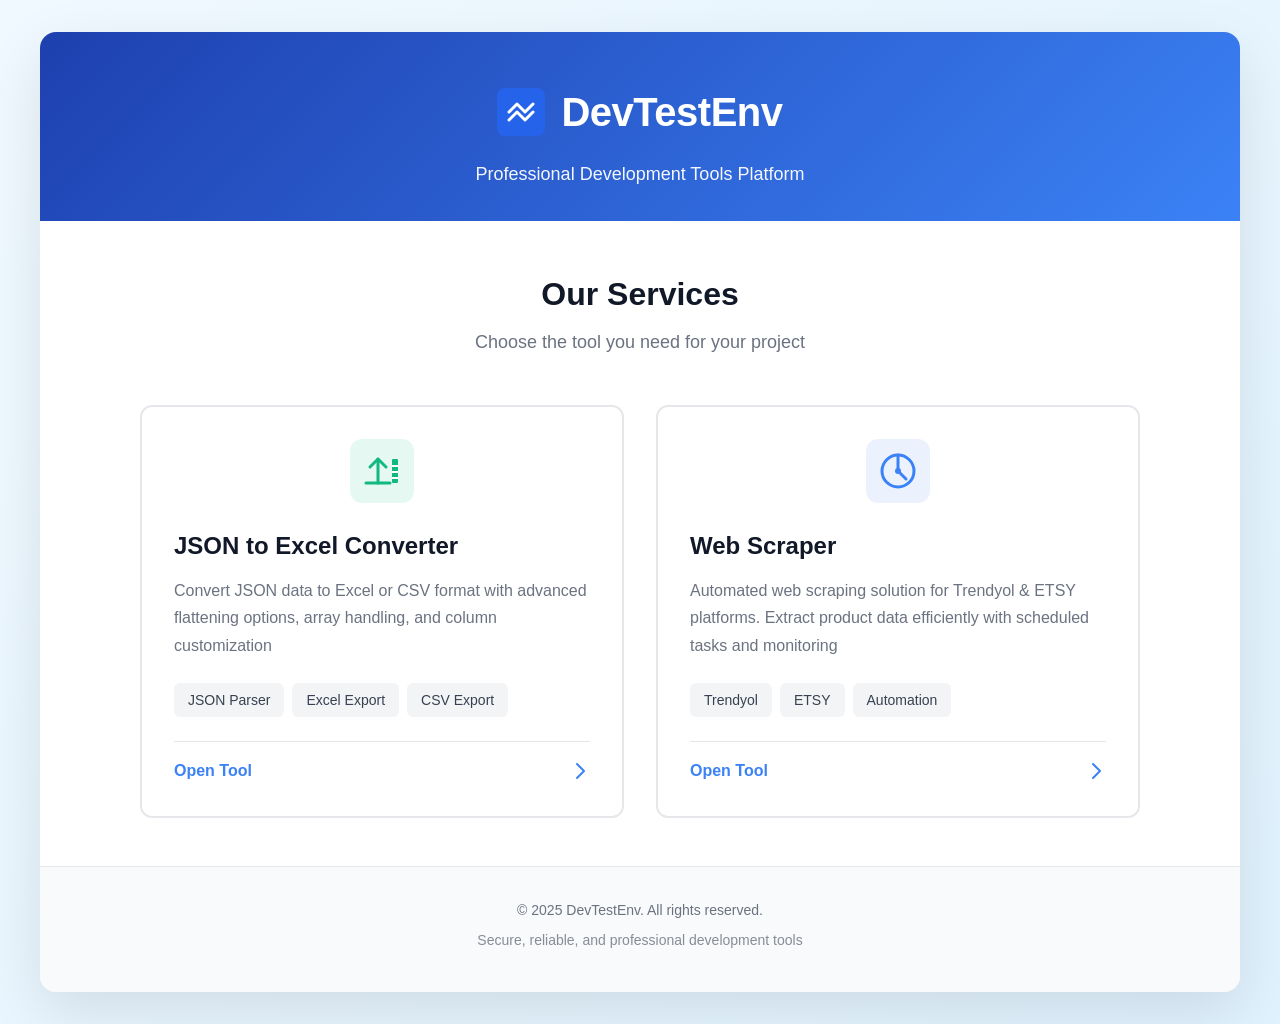
<file: landing-page/index.html>
<!DOCTYPE html>
<html lang="tr">
<head>
    <meta charset="UTF-8">
    <meta name="viewport" content="width=device-width, initial-scale=1.0">
    <meta name="description" content="DevTestEnv - Professional Development Tools Platform">
    <title>DevTestEnv - Development Tools</title>
    <link rel="stylesheet" href="styles.css">
</head>
<body>
    <div class="container">
        <!-- Header -->
        <header class="header">
            <div class="logo-section">
                <div class="logo-placeholder">
                    <svg width="48" height="48" viewBox="0 0 48 48" fill="none" xmlns="http://www.w3.org/2000/svg">
                        <rect width="48" height="48" rx="8" fill="#2563EB"/>
                        <path d="M12 24L20 16L28 24L36 16" stroke="white" stroke-width="3" stroke-linecap="round" stroke-linejoin="round"/>
                        <path d="M12 32L20 24L28 32L36 24" stroke="white" stroke-width="3" stroke-linecap="round" stroke-linejoin="round"/>
                    </svg>
                </div>
                <h1 class="site-title">DevTestEnv</h1>
            </div>
            <p class="subtitle">Professional Development Tools Platform</p>
        </header>

        <!-- Main Content -->
        <main class="main-content">
            <div class="intro-text">
                <h2>Our Services</h2>
                <p>Choose the tool you need for your project</p>
            </div>

            <!-- Project Cards -->
            <div class="cards-container">
                <!-- JSON to Excel Card -->
                <a href="https://json2excel.devtestenv.org" class="card" aria-label="Navigate to JSON to Excel Converter">
                    <div class="card-icon">
                        <svg width="64" height="64" viewBox="0 0 64 64" fill="none" xmlns="http://www.w3.org/2000/svg">
                            <rect width="64" height="64" rx="12" fill="#10B981" fill-opacity="0.1"/>
                            <path d="M20 28L28 20L36 28" stroke="#10B981" stroke-width="3" stroke-linecap="round" stroke-linejoin="round"/>
                            <path d="M28 20V44" stroke="#10B981" stroke-width="3" stroke-linecap="round"/>
                            <path d="M16 44H40" stroke="#10B981" stroke-width="3" stroke-linecap="round"/>
                            <rect x="42" y="20" width="6" height="24" rx="1" fill="#10B981"/>
                            <rect x="42" y="26" width="6" height="2" fill="white"/>
                            <rect x="42" y="32" width="6" height="2" fill="white"/>
                            <rect x="42" y="38" width="6" height="2" fill="white"/>
                        </svg>
                    </div>
                    <div class="card-content">
                        <h3 class="card-title">JSON to Excel Converter</h3>
                        <p class="card-description">
                            Convert JSON data to Excel or CSV format with advanced flattening options, 
                            array handling, and column customization
                        </p>
                        <div class="card-features">
                            <span class="feature-tag">JSON Parser</span>
                            <span class="feature-tag">Excel Export</span>
                            <span class="feature-tag">CSV Export</span>
                        </div>
                    </div>
                    <div class="card-footer">
                        <span class="card-link">Open Tool</span>
                        <svg width="20" height="20" viewBox="0 0 20 20" fill="none">
                            <path d="M7 3L14 10L7 17" stroke="currentColor" stroke-width="2" stroke-linecap="round" stroke-linejoin="round"/>
                        </svg>
                    </div>
                </a>

                <!-- Web Scraper Card -->
                <a href="https://scraper.devtestenv.org" class="card" aria-label="Navigate to Web Scraper">
                    <div class="card-icon">
                        <svg width="64" height="64" viewBox="0 0 64 64" fill="none" xmlns="http://www.w3.org/2000/svg">
                            <rect width="64" height="64" rx="12" fill="#3B82F6" fill-opacity="0.1"/>
                            <circle cx="32" cy="32" r="16" stroke="#3B82F6" stroke-width="3"/>
                            <path d="M32 16V32L40 40" stroke="#3B82F6" stroke-width="3" stroke-linecap="round"/>
                            <circle cx="32" cy="32" r="3" fill="#3B82F6"/>
                        </svg>
                    </div>
                    <div class="card-content">
                        <h3 class="card-title">Web Scraper</h3>
                        <p class="card-description">
                            Automated web scraping solution for Trendyol & ETSY platforms. 
                            Extract product data efficiently with scheduled tasks and monitoring
                        </p>
                        <div class="card-features">
                            <span class="feature-tag">Trendyol</span>
                            <span class="feature-tag">ETSY</span>
                            <span class="feature-tag">Automation</span>
                        </div>
                    </div>
                    <div class="card-footer">
                        <span class="card-link">Open Tool</span>
                        <svg width="20" height="20" viewBox="0 0 20 20" fill="none">
                            <path d="M7 3L14 10L7 17" stroke="currentColor" stroke-width="2" stroke-linecap="round" stroke-linejoin="round"/>
                        </svg>
                    </div>
                </a>
            </div>
        </main>

        <!-- Footer -->
        <footer class="footer">
            <p>&copy; 2025 DevTestEnv. All rights reserved.</p>
            <p class="footer-note">Secure, reliable, and professional development tools</p>
        </footer>
    </div>
</body>
</html>
</file>
<file: landing-page/styles.css>
/* ===========================
   CSS Reset & Base Styles
   =========================== */
* {
    margin: 0;
    padding: 0;
    box-sizing: border-box;
}

html {
    font-size: 16px;
    scroll-behavior: smooth;
}

body {
    font-family: -apple-system, BlinkMacSystemFont, 'Segoe UI', Roboto, 'Helvetica Neue', Arial, sans-serif;
    line-height: 1.6;
    color: #1f2937;
    background: linear-gradient(135deg, #f0f9ff 0%, #e0f2fe 100%);
    min-height: 100vh;
    display: flex;
    align-items: center;
    justify-content: center;
    padding: 2rem 1rem;
}

/* ===========================
   Container & Layout
   =========================== */
.container {
    max-width: 1200px;
    width: 100%;
    background: white;
    border-radius: 16px;
    box-shadow: 0 20px 60px rgba(0, 0, 0, 0.1);
    overflow: hidden;
}

/* ===========================
   Header Section
   =========================== */
.header {
    text-align: center;
    padding: 3rem 2rem 2rem;
    background: linear-gradient(135deg, #1e40af 0%, #3b82f6 100%);
    color: white;
}

.logo-section {
    display: flex;
    align-items: center;
    justify-content: center;
    gap: 1rem;
    margin-bottom: 1rem;
}

.logo-placeholder {
    display: flex;
    align-items: center;
    justify-content: center;
}

.site-title {
    font-size: 2.5rem;
    font-weight: 700;
    letter-spacing: -0.5px;
}

.subtitle {
    font-size: 1.125rem;
    opacity: 0.95;
    font-weight: 400;
}

/* ===========================
   Main Content
   =========================== */
.main-content {
    padding: 3rem 2rem;
}

.intro-text {
    text-align: center;
    margin-bottom: 3rem;
}

.intro-text h2 {
    font-size: 2rem;
    font-weight: 700;
    color: #111827;
    margin-bottom: 0.5rem;
}

.intro-text p {
    font-size: 1.125rem;
    color: #6b7280;
}

/* ===========================
   Cards Container
   =========================== */
.cards-container {
    display: grid;
    grid-template-columns: repeat(auto-fit, minmax(320px, 1fr));
    gap: 2rem;
    max-width: 1000px;
    margin: 0 auto;
}

/* ===========================
   Card Styles
   =========================== */
.card {
    display: flex;
    flex-direction: column;
    background: white;
    border: 2px solid #e5e7eb;
    border-radius: 12px;
    padding: 2rem;
    text-decoration: none;
    color: inherit;
    transition: all 0.3s ease;
    cursor: pointer;
    position: relative;
    overflow: hidden;
}

.card::before {
    content: '';
    position: absolute;
    top: 0;
    left: 0;
    width: 100%;
    height: 4px;
    background: linear-gradient(90deg, #10B981 0%, #3B82F6 100%);
    transform: scaleX(0);
    transition: transform 0.3s ease;
}

.card:hover {
    border-color: #3b82f6;
    box-shadow: 0 12px 40px rgba(59, 130, 246, 0.15);
    transform: translateY(-4px);
}

.card:hover::before {
    transform: scaleX(1);
}

.card:active {
    transform: translateY(-2px);
}

/* Card Icon */
.card-icon {
    margin-bottom: 1.5rem;
    display: flex;
    align-items: center;
    justify-content: center;
}

/* Card Content */
.card-content {
    flex: 1;
}

.card-title {
    font-size: 1.5rem;
    font-weight: 700;
    color: #111827;
    margin-bottom: 0.75rem;
}

.card-description {
    font-size: 1rem;
    color: #6b7280;
    line-height: 1.7;
    margin-bottom: 1.5rem;
}

/* Feature Tags */
.card-features {
    display: flex;
    flex-wrap: wrap;
    gap: 0.5rem;
    margin-bottom: 1.5rem;
}

.feature-tag {
    display: inline-block;
    padding: 0.375rem 0.875rem;
    background: #f3f4f6;
    color: #374151;
    border-radius: 6px;
    font-size: 0.875rem;
    font-weight: 500;
}

/* Card Footer */
.card-footer {
    display: flex;
    align-items: center;
    justify-content: space-between;
    padding-top: 1rem;
    border-top: 1px solid #e5e7eb;
    color: #3b82f6;
    font-weight: 600;
}

.card:hover .card-footer {
    color: #2563eb;
}

.card-link {
    font-size: 1rem;
}

/* ===========================
   Footer
   =========================== */
.footer {
    text-align: center;
    padding: 2rem;
    background: #f9fafb;
    border-top: 1px solid #e5e7eb;
    color: #6b7280;
}

.footer p {
    margin-bottom: 0.5rem;
    font-size: 0.875rem;
}

.footer-note {
    font-size: 0.8125rem;
    opacity: 0.8;
}

/* ===========================
   Responsive Design
   =========================== */
@media (max-width: 768px) {
    body {
        padding: 1rem;
    }

    .header {
        padding: 2rem 1.5rem 1.5rem;
    }

    .site-title {
        font-size: 2rem;
    }

    .subtitle {
        font-size: 1rem;
    }

    .main-content {
        padding: 2rem 1.5rem;
    }

    .intro-text h2 {
        font-size: 1.75rem;
    }

    .intro-text p {
        font-size: 1rem;
    }

    .cards-container {
        grid-template-columns: 1fr;
        gap: 1.5rem;
    }

    .card {
        padding: 1.5rem;
    }

    .card-title {
        font-size: 1.375rem;
    }

    .card-description {
        font-size: 0.9375rem;
    }
}

@media (max-width: 480px) {
    .logo-section {
        flex-direction: column;
        gap: 0.5rem;
    }

    .site-title {
        font-size: 1.75rem;
    }

    .card-features {
        gap: 0.375rem;
    }

    .feature-tag {
        font-size: 0.8125rem;
        padding: 0.3rem 0.75rem;
    }
}

/* ===========================
   Accessibility
   =========================== */
@media (prefers-reduced-motion: reduce) {
    * {
        animation-duration: 0.01ms !important;
        animation-iteration-count: 1 !important;
        transition-duration: 0.01ms !important;
        scroll-behavior: auto !important;
    }
}

/* Focus Styles for Keyboard Navigation */
.card:focus {
    outline: 3px solid #3b82f6;
    outline-offset: 2px;
}

.card:focus:not(:focus-visible) {
    outline: none;
}

/* High Contrast Mode Support */
@media (prefers-contrast: high) {
    .card {
        border-width: 3px;
    }
    
    .feature-tag {
        border: 1px solid currentColor;
    }
}
</file>
